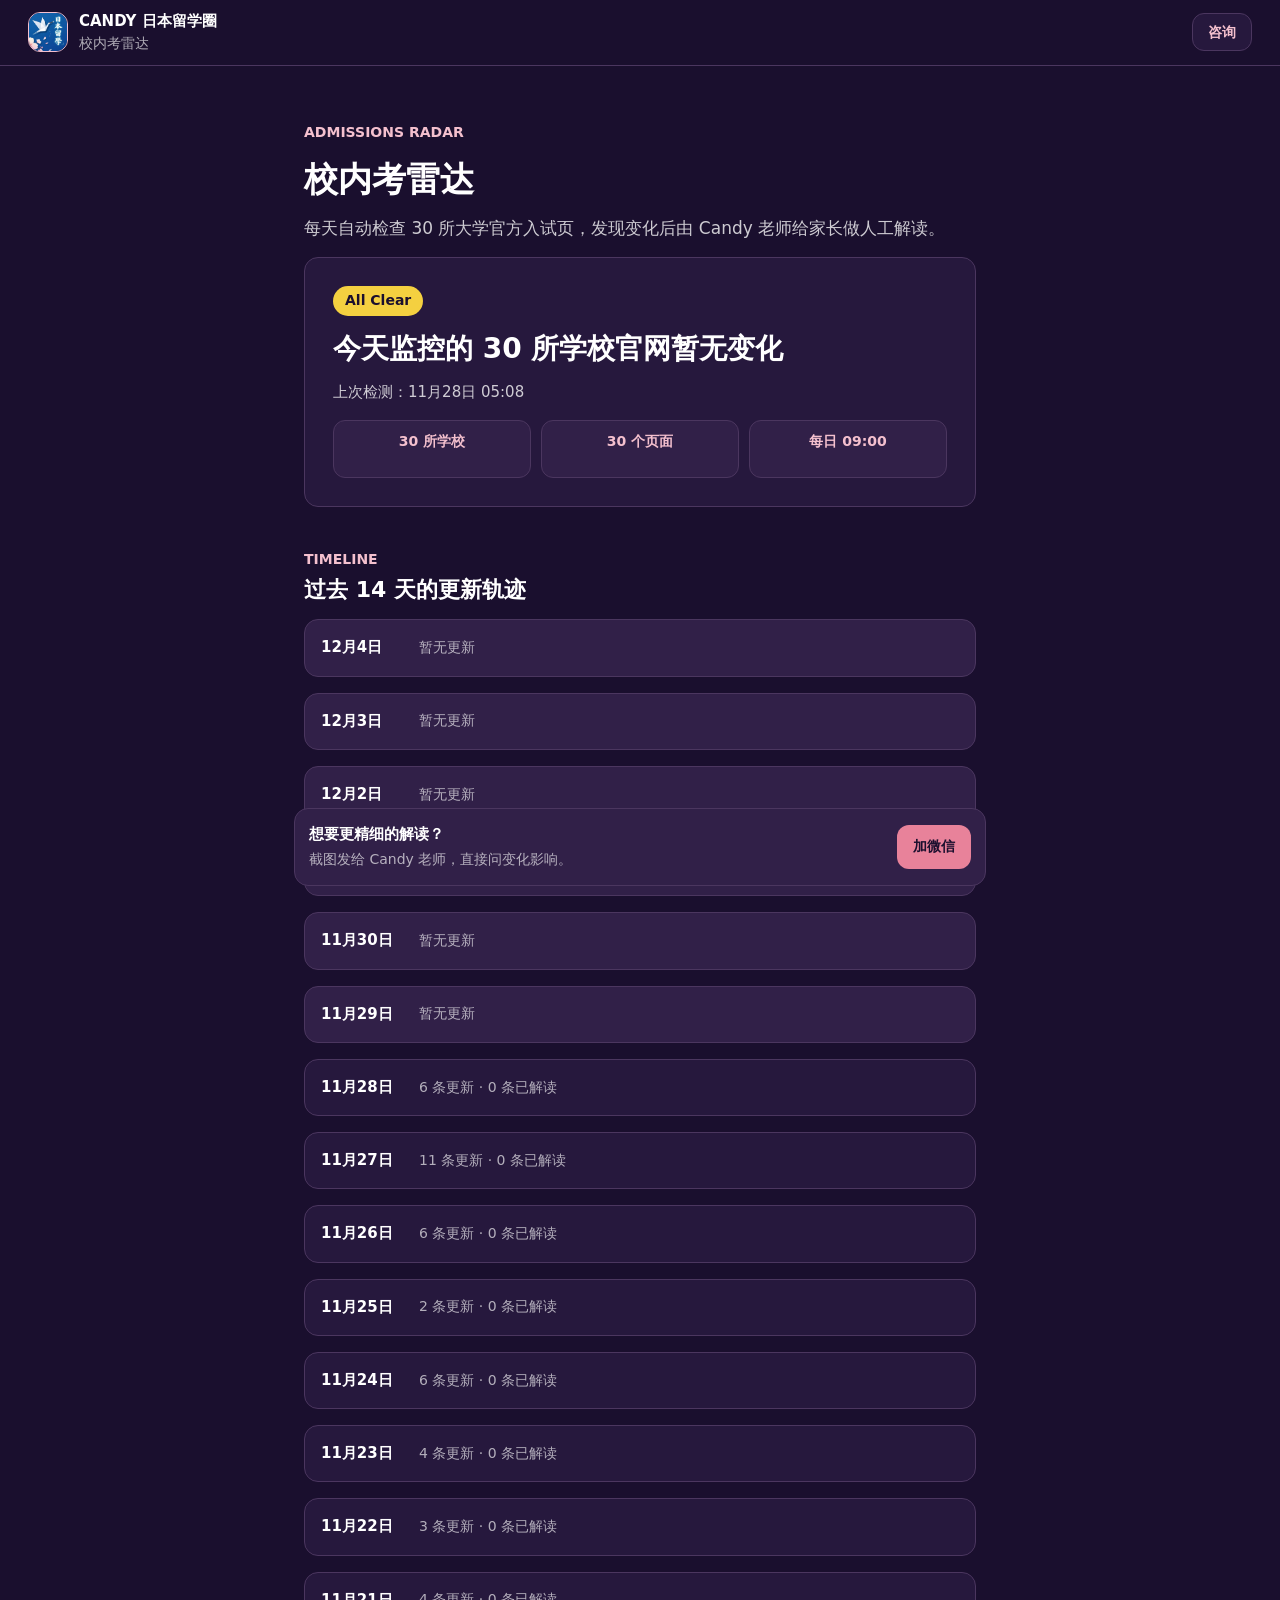
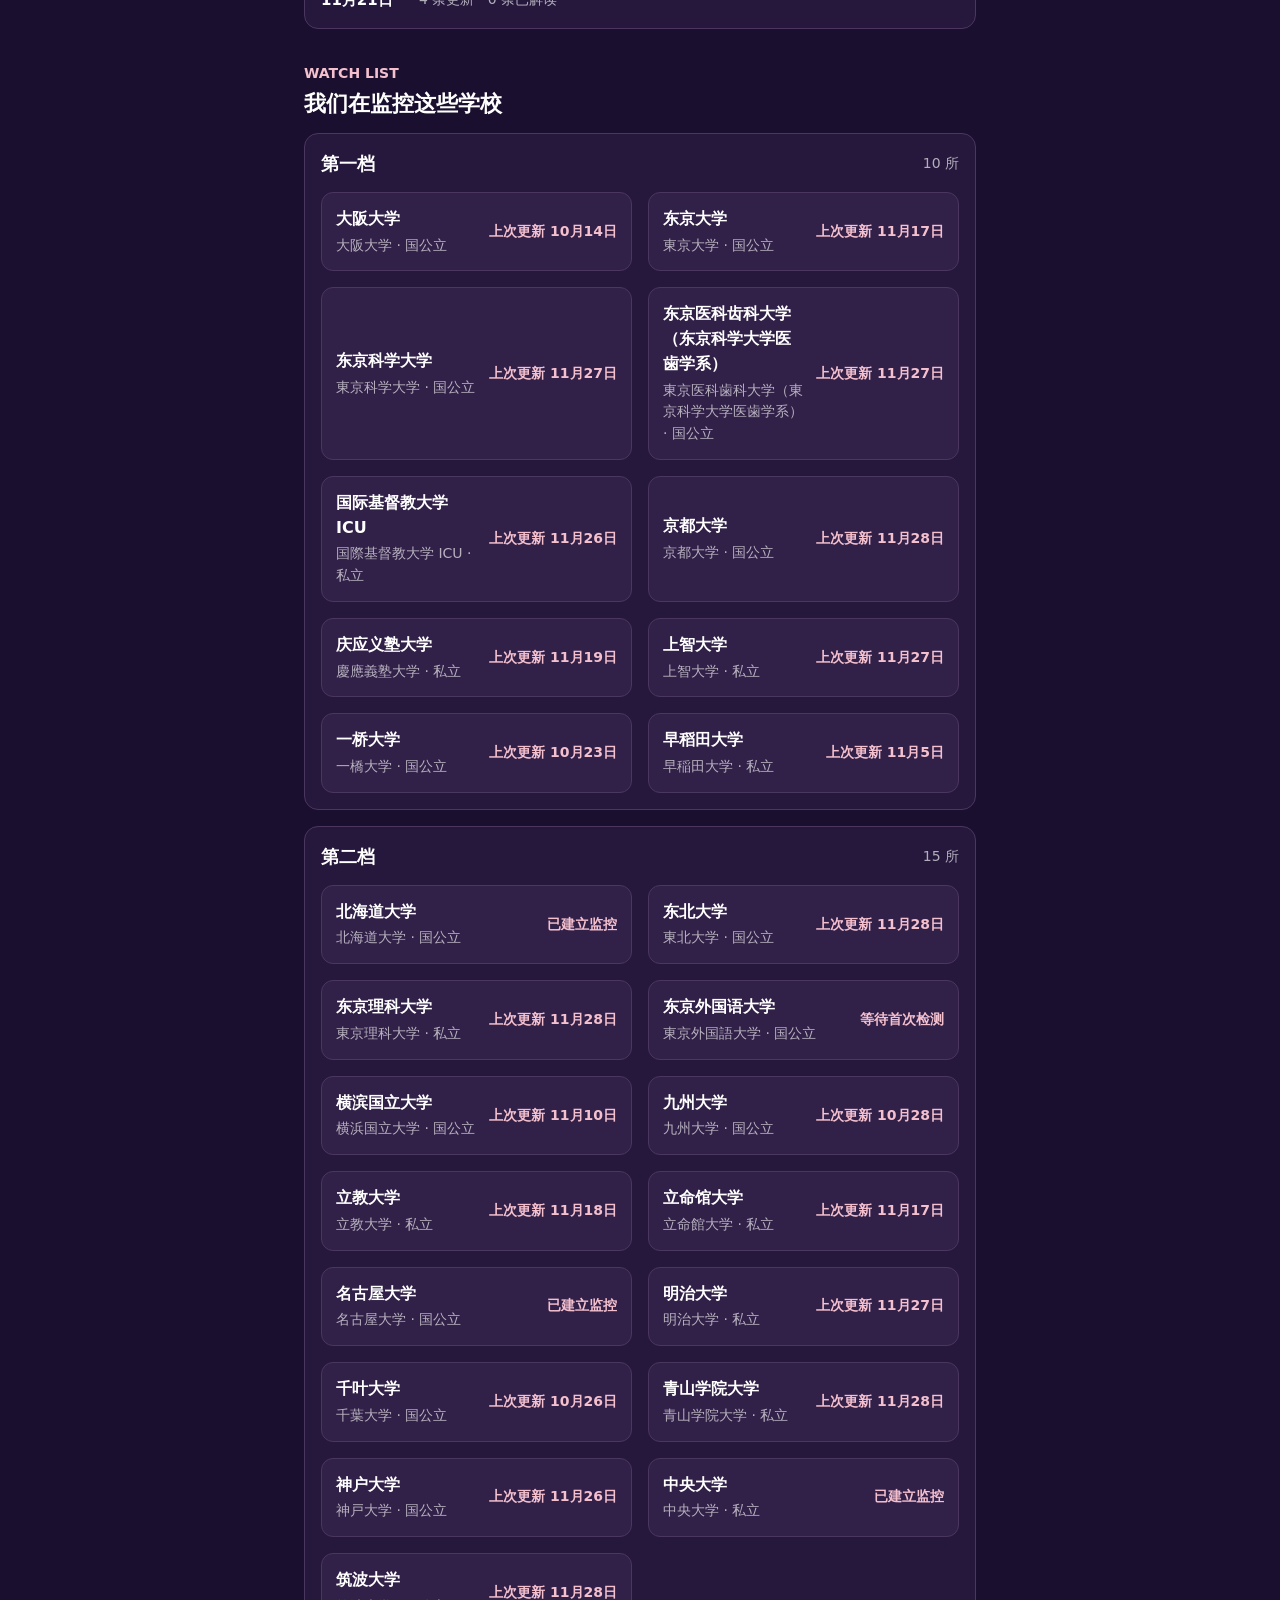
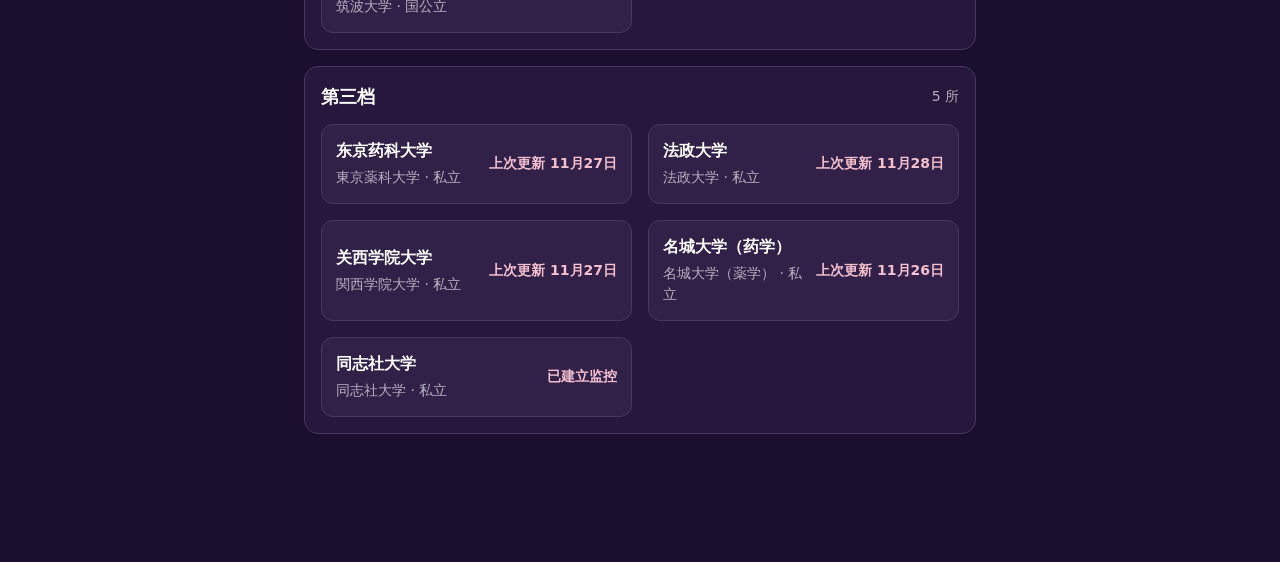
<file: index.html>
<!doctype html>
<html lang="zh-CN">
  <head>
    <meta charset="utf-8" />
    <meta name="viewport" content="width=device-width, initial-scale=1" />
    <title>Candy 日本校内考雷达</title>
    <meta
      name="description"
      content="Candy 日本校内考雷达：每天监控 30 所日本大学官方入试页面更新，并提供 Candy 老师人工解读。"
    />
    <meta name="theme-color" content="#1a0f2e" />
    <link rel="icon" href="data:," />
    <link rel="stylesheet" href="./styles.css" />
  </head>
  <body>
    <header class="topbar">
      <a class="brand" href="./index.html" aria-label="Candy 日本校内考雷达">
        <img class="brand-avatar" src="./assets/candy-avatar.jpg" alt="Candy 日本留学圈头像" />
        <span>
          <strong>CANDY 日本留学圈</strong>
          <small>校内考雷达</small>
        </span>
      </a>
      <button class="header-button" type="button" data-open-wechat>咨询</button>
    </header>

    <main class="app-shell">
      <section class="hero">
        <p class="eyebrow">Admissions Radar</p>
        <h1>校内考雷达</h1>
        <p class="hero-copy">每天自动检查 30 所大学官方入试页，发现变化后由 Candy 老师给家长做人工解读。</p>

        <div class="radar-card" id="todayPanel" aria-live="polite">
          <div class="skeleton-line"></div>
          <div class="skeleton-line short"></div>
        </div>
      </section>

      <section class="section-block">
        <div class="section-head">
          <p class="eyebrow">Timeline</p>
          <h2>过去 14 天的更新轨迹</h2>
        </div>
        <div class="timeline" id="timelinePanel" aria-live="polite"></div>
      </section>

      <section class="section-block">
        <div class="section-head">
          <p class="eyebrow">Watch List</p>
          <h2>我们在监控这些学校</h2>
        </div>
        <div class="watch-list" id="watchListPanel" aria-live="polite"></div>
      </section>
    </main>

    <aside class="bottom-cta">
      <div>
        <strong>想要更精细的解读？</strong>
        <p>截图发给 Candy 老师，直接问变化影响。</p>
      </div>
      <button class="primary-button" type="button" data-open-wechat>加微信</button>
    </aside>

    <div class="modal-backdrop" id="wechatModal" aria-hidden="true">
      <section class="wechat-modal" role="dialog" aria-modal="true" aria-labelledby="wechatTitle">
        <button class="modal-close" type="button" data-close-wechat aria-label="关闭">×</button>
        <h2 id="wechatTitle">Candy 老师 1v1 咨询</h2>
        <img src="./assets/candy-qrcode.png" alt="Candy 老师微信二维码" loading="lazy" />
        <p>长按识别 / 截图保存</p>
      </section>
    </div>

    <div class="toast" id="toast" role="status" aria-live="polite"></div>

    <script type="module">
      const WATCH_LIST_URL = "./data/watch-list.json";
      const UPDATES_URL = "./data/updates.json";
      const todayPanel = document.querySelector("#todayPanel");
      const timelinePanel = document.querySelector("#timelinePanel");
      const watchListPanel = document.querySelector("#watchListPanel");

      const tierNames = {
        1: "第一档",
        2: "第二档",
        3: "第三档"
      };

      function escapeHtml(value) {
        return String(value ?? "")
          .replaceAll("&", "&amp;")
          .replaceAll("<", "&lt;")
          .replaceAll(">", "&gt;")
          .replaceAll('"', "&quot;")
          .replaceAll("'", "&#039;");
      }

      function dateKey(date) {
        const year = date.getFullYear();
        const month = String(date.getMonth() + 1).padStart(2, "0");
        const day = String(date.getDate()).padStart(2, "0");
        return `${year}-${month}-${day}`;
      }

      function formatDay(date) {
        return `${date.getMonth() + 1}月${date.getDate()}日`;
      }

      function formatTime(date) {
        if (!date) return "等待首次检查";
        const now = new Date();
        const sameDay = dateKey(now) === dateKey(date);
        const time = `${String(date.getHours()).padStart(2, "0")}:${String(date.getMinutes()).padStart(2, "0")}`;
        return sameDay ? `今天 ${time}` : `${formatDay(date)} ${time}`;
      }

      function formatRelative(value) {
        if (!value) return "刚刚";
        const diffMs = Date.now() - new Date(value).getTime();
        const minutes = Math.max(0, Math.floor(diffMs / 60000));
        if (minutes < 3) return "刚刚";
        if (minutes < 60) return `${minutes} 分钟前`;
        const hours = Math.floor(minutes / 60);
        if (hours < 24) return `${hours} 小时前`;
        return `${Math.floor(hours / 24)} 天前`;
      }

      function addDays(date, days) {
        const next = new Date(date);
        next.setDate(next.getDate() + days);
        return next;
      }

      function latestDate(records) {
        const latest = records
          .map((item) => new Date(item.detected_at))
          .filter((date) => !Number.isNaN(date.getTime()))
          .sort((a, b) => b - a)[0];
        return latest || null;
      }

      function updateCard(update) {
        const hasComment = update.candy_comment && !update.is_baseline;
        const officialPdf = update.official_pdf
          ? `<a class="ghost-button" href="${escapeHtml(update.official_pdf)}" target="_blank" rel="noreferrer">查看 PDF</a>`
          : "";

        return `
          <article class="update-card">
            <div class="update-topline">
              <span class="school-name">${escapeHtml(update.school_name)}</span>
              <span>${escapeHtml(formatRelative(update.detected_at))}</span>
            </div>
            <p class="watch-label">${escapeHtml(update.watch_label)}</p>
            <div class="comment-box ${hasComment ? "" : "pending"}">
              <span>💡 Candy 老师解读</span>
              <p>${hasComment ? escapeHtml(update.candy_comment) : "Candy 老师正在分析中…等待解读"}</p>
            </div>
            <div class="card-actions">
              <a class="ghost-button" href="${escapeHtml(update.watch_url)}" target="_blank" rel="noreferrer">查看官方页面</a>
              ${officialPdf}
              <button class="primary-button compact" type="button" data-open-wechat>问 Candy</button>
            </div>
          </article>
        `;
      }

      function renderToday(updates, watchList) {
        const today = dateKey(new Date());
        const visibleUpdates = updates.filter((item) => !item.is_baseline);
        const todayUpdates = visibleUpdates.filter((item) => dateKey(new Date(item.detected_at)) === today);
        const lastChecked = latestDate(updates);

        if (todayUpdates.length) {
          const schools = new Set(todayUpdates.map((item) => item.school_id)).size;
          todayPanel.innerHTML = `
            <div class="status-pill alert">Live Update</div>
            <h2>今天 ${schools} 所大学官网有更新</h2>
            <p class="panel-note">Candy 老师会优先解读影响出愿、校内考和材料准备的变化。</p>
            <div class="update-stack">${todayUpdates.map(updateCard).join("")}</div>
          `;
          return;
        }

        todayPanel.innerHTML = `
          <div class="status-pill stable">All Clear</div>
          <h2>今天监控的 ${watchList.length} 所学校官网暂无变化</h2>
          <p class="panel-note">上次检测：${escapeHtml(formatTime(lastChecked))}</p>
          <div class="quiet-metrics">
            <span>${watchList.length} 所学校</span>
            <span>${watchList.reduce((total, school) => total + (school.watch_urls?.length || 0), 0)} 个页面</span>
            <span>每日 09:00</span>
          </div>
        `;
      }

      function renderTimeline(updates) {
        const visibleUpdates = updates.filter((item) => !item.is_baseline);
        const today = new Date();
        const days = Array.from({ length: 14 }, (_, index) => addDays(today, -index));

        timelinePanel.innerHTML = days
          .map((day, index) => {
            const key = dateKey(day);
            const dayUpdates = visibleUpdates.filter((item) => dateKey(new Date(item.detected_at)) === key);

            if (!dayUpdates.length) {
              return `
                <div class="timeline-row empty">
                  <span class="timeline-date">${escapeHtml(formatDay(day))}</span>
                  <span class="timeline-summary">暂无更新</span>
                </div>
              `;
            }

            const interpreted = dayUpdates.filter((item) => item.candy_comment).length;
            return `
              <details class="timeline-row" ${index === 0 ? "open" : ""}>
                <summary>
                  <span class="timeline-date">${escapeHtml(formatDay(day))}</span>
                  <span class="timeline-summary">${dayUpdates.length} 条更新 · ${interpreted} 条已解读</span>
                </summary>
                <div class="update-stack nested">${dayUpdates.map(updateCard).join("")}</div>
              </details>
            `;
          })
          .join("");
      }

      function latestForSchool(updates, schoolId, includeBaseline = false) {
        return updates.find((item) => item.school_id === schoolId && (includeBaseline || !item.is_baseline));
      }

      function renderWatchList(watchList, updates) {
        const groups = new Map();
        [...watchList]
          .sort((a, b) => Number(a.tier) - Number(b.tier) || a.school_name.localeCompare(b.school_name, "zh-Hans-CN"))
          .forEach((school) => {
            if (!groups.has(school.tier)) groups.set(school.tier, []);
            groups.get(school.tier).push(school);
          });

        watchListPanel.innerHTML = Array.from(groups.entries())
          .map(([tier, schools]) => {
            const cards = schools
              .map((school) => {
                const latestUpdate = latestForSchool(updates, school.id, false);
                const baseline = latestForSchool(updates, school.id, true);
                const primaryUrl = school.watch_urls?.[0]?.url || "#";
                const status = latestUpdate
                  ? `上次更新 ${formatDay(new Date(latestUpdate.detected_at))}`
                  : baseline
                    ? "已建立监控"
                    : "等待首次检测";

                return `
                  <a class="school-tile" href="${escapeHtml(primaryUrl)}" target="_blank" rel="noreferrer">
                    <span>
                      <strong>${escapeHtml(school.school_name)}</strong>
                      <small>${escapeHtml(school.school_name_jp)} · ${escapeHtml(school.school_type)}</small>
                    </span>
                    <em>${escapeHtml(status)}</em>
                  </a>
                `;
              })
              .join("");

            return `
              <section class="tier-group">
                <div class="tier-title">
                  <h3>${escapeHtml(tierNames[tier] || `第${tier}档`)}</h3>
                  <span>${schools.length} 所</span>
                </div>
                <div class="school-grid">${cards}</div>
              </section>
            `;
          })
          .join("");
      }

      function openWeChatModal() {
        const modal = document.querySelector("#wechatModal");
        modal.classList.add("open");
        modal.setAttribute("aria-hidden", "false");
      }

      function closeWeChatModal() {
        const modal = document.querySelector("#wechatModal");
        modal.classList.remove("open");
        modal.setAttribute("aria-hidden", "true");
      }

      function bindModal() {
        document.addEventListener("click", (event) => {
          if (event.target.closest("[data-open-wechat]")) openWeChatModal();
          if (event.target.closest("[data-close-wechat]")) closeWeChatModal();
          if (event.target.id === "wechatModal") closeWeChatModal();
        });
        document.addEventListener("keydown", (event) => {
          if (event.key === "Escape") closeWeChatModal();
        });
      }

      async function loadJson(url) {
        const response = await fetch(url);
        if (!response.ok) throw new Error(`${url} 加载失败`);
        return response.json();
      }

      async function main() {
        bindModal();
        try {
          const [watchList, updates] = await Promise.all([loadJson(WATCH_LIST_URL), loadJson(UPDATES_URL)]);
          const sortedUpdates = [...updates].sort((a, b) => new Date(b.detected_at) - new Date(a.detected_at));
          renderToday(sortedUpdates, watchList);
          renderTimeline(sortedUpdates);
          renderWatchList(watchList, sortedUpdates);
        } catch (error) {
          todayPanel.innerHTML = `
            <div class="status-pill alert">Data Error</div>
            <h2>雷达数据加载失败</h2>
            <p class="panel-note">${escapeHtml(error.message)}</p>
          `;
        }
      }

      main();
    </script>
  </body>
</html>
</file>
<file: styles.css>
:root {
  color-scheme: dark;
  --bg: #1a0f2e;
  --panel: #26183d;
  --panel-2: #312048;
  --line: #4b365f;
  --pink: #e8829a;
  --pink-soft: #f4c0ce;
  --gold: #f4d040;
  --white: #ffffff;
  --muted: rgba(255, 255, 255, 0.65);
  --muted-strong: rgba(255, 255, 255, 0.78);
  --shadow: 0 22px 58px rgba(4, 0, 12, 0.42);
}

* {
  box-sizing: border-box;
}

html {
  scroll-behavior: smooth;
}

body {
  min-height: 100vh;
  margin: 0;
  padding: 0 0 136px;
  background: var(--bg);
  color: var(--white);
  font-family: "PingFang SC", "Microsoft YaHei", system-ui, -apple-system, BlinkMacSystemFont, "Segoe UI", sans-serif;
  font-size: 16px;
  line-height: 1.55;
  letter-spacing: 0;
}

a {
  color: inherit;
  text-decoration: none;
}

button {
  border: 0;
  font: inherit;
  letter-spacing: 0;
  cursor: pointer;
  -webkit-tap-highlight-color: transparent;
}

img {
  display: block;
  max-width: 100%;
}

.topbar {
  position: sticky;
  top: 0;
  z-index: 30;
  display: flex;
  min-height: 60px;
  align-items: center;
  justify-content: space-between;
  gap: 16px;
  padding: 10px 18px;
  background: var(--bg);
  border-bottom: 1px solid var(--line);
}

.brand {
  display: inline-flex;
  min-width: 0;
  align-items: center;
  gap: 11px;
}

.brand-avatar {
  width: 40px;
  height: 40px;
  flex: 0 0 auto;
  border: 1px solid var(--pink-soft);
  border-radius: 12px;
  background: var(--white);
  object-fit: cover;
}

.brand strong,
.brand small {
  display: block;
  overflow: hidden;
  text-overflow: ellipsis;
  white-space: nowrap;
}

.brand strong {
  max-width: 210px;
  font-size: 15px;
  font-weight: 800;
}

.brand small {
  color: var(--muted);
  font-size: 14px;
}

.header-button {
  min-height: 38px;
  padding: 0 15px;
  border: 1px solid var(--line);
  border-radius: 12px;
  background: var(--panel);
  color: var(--pink-soft);
  font-size: 14px;
  font-weight: 800;
}

.app-shell {
  width: min(720px, 100%);
  margin: 0 auto;
  padding: 28px 18px 0;
}

.hero {
  display: grid;
  gap: 16px;
  padding: 18px 0 8px;
}

.eyebrow {
  margin: 0;
  color: var(--pink-soft);
  font-size: 14px;
  font-weight: 800;
  text-transform: uppercase;
}

h1,
h2,
h3,
p {
  margin-top: 0;
}

h1 {
  margin: 0;
  font-size: 26px;
  line-height: 1.15;
  font-weight: 900;
}

.hero-copy {
  margin: 0;
  color: var(--muted-strong);
  font-size: 15px;
}

.radar-card,
.update-card,
.timeline-row,
.tier-group,
.wechat-modal,
.bottom-cta {
  border: 1px solid var(--line);
  border-radius: 14px;
  background: var(--panel);
}

.radar-card {
  display: grid;
  gap: 16px;
  min-height: 210px;
  padding: 22px;
}

.status-pill {
  display: inline-flex;
  width: fit-content;
  min-height: 30px;
  align-items: center;
  padding: 0 12px;
  border-radius: 999px;
  font-size: 14px;
  font-weight: 900;
}

.status-pill.alert {
  background: var(--pink);
  color: var(--bg);
}

.status-pill.stable {
  background: var(--gold);
  color: var(--bg);
}

.radar-card h2 {
  margin: 0;
  font-size: 24px;
  line-height: 1.18;
  font-weight: 900;
}

.panel-note {
  margin: 0;
  color: var(--muted-strong);
  font-size: 15px;
}

.quiet-metrics {
  display: grid;
  grid-template-columns: repeat(3, minmax(0, 1fr));
  gap: 10px;
}

.quiet-metrics span {
  min-height: 58px;
  padding: 10px;
  border: 1px solid var(--line);
  border-radius: 12px;
  background: var(--panel-2);
  color: var(--pink-soft);
  font-size: 14px;
  font-weight: 900;
  text-align: center;
}

.section-block {
  display: grid;
  gap: 16px;
  padding-top: 34px;
}

.section-head {
  display: grid;
  gap: 6px;
}

.section-head h2 {
  margin: 0;
  font-size: 22px;
  line-height: 1.2;
  font-weight: 900;
}

.timeline,
.watch-list,
.update-stack,
.school-grid {
  display: grid;
  gap: 16px;
}

.timeline-row {
  padding: 16px;
}

.timeline-row.empty {
  display: grid;
  grid-template-columns: 86px 1fr;
  align-items: center;
  gap: 12px;
  background: var(--panel-2);
}

.timeline-row summary {
  display: grid;
  grid-template-columns: 86px 1fr;
  align-items: center;
  gap: 12px;
  cursor: pointer;
  list-style: none;
}

.timeline-row summary::-webkit-details-marker {
  display: none;
}

.timeline-date {
  color: var(--white);
  font-size: 15px;
  font-weight: 900;
}

.timeline-summary {
  color: var(--muted);
  font-size: 14px;
}

.update-stack.nested {
  margin-top: 16px;
}

.update-card {
  display: grid;
  gap: 12px;
  padding: 16px;
  background: var(--panel-2);
}

.update-topline {
  display: flex;
  align-items: center;
  justify-content: space-between;
  gap: 12px;
  color: var(--muted);
  font-size: 14px;
}

.school-name {
  color: var(--white);
  font-size: 17px;
  font-weight: 900;
}

.watch-label {
  margin: 0;
  color: var(--muted-strong);
  font-size: 14px;
}

.comment-box {
  display: grid;
  gap: 8px;
  padding: 13px;
  border: 1px solid var(--line);
  border-radius: 12px;
  background: var(--panel);
}

.comment-box span {
  color: var(--pink-soft);
  font-size: 14px;
  font-weight: 900;
}

.comment-box p {
  margin: 0;
  color: var(--white);
  font-size: 15px;
}

.comment-box.pending p {
  color: var(--muted);
}

.card-actions {
  display: flex;
  flex-wrap: wrap;
  gap: 10px;
}

.primary-button,
.ghost-button {
  display: inline-flex;
  min-height: 44px;
  align-items: center;
  justify-content: center;
  padding: 0 16px;
  border-radius: 12px;
  font-size: 14px;
  font-weight: 900;
}

.primary-button {
  background: var(--pink);
  color: var(--bg);
}

.primary-button.compact {
  min-height: 40px;
}

.ghost-button {
  border: 1px solid var(--line);
  background: var(--panel);
  color: var(--pink-soft);
}

.tier-group {
  display: grid;
  gap: 14px;
  padding: 16px;
}

.tier-title {
  display: flex;
  align-items: center;
  justify-content: space-between;
  gap: 12px;
}

.tier-title h3 {
  margin: 0;
  font-size: 18px;
  font-weight: 900;
}

.tier-title span {
  color: var(--muted);
  font-size: 14px;
}

.school-tile {
  display: grid;
  grid-template-columns: 1fr auto;
  align-items: center;
  gap: 12px;
  min-height: 76px;
  padding: 14px;
  border: 1px solid var(--line);
  border-radius: 12px;
  background: var(--panel-2);
}

.school-tile strong,
.school-tile small {
  display: block;
}

.school-tile strong {
  color: var(--white);
  font-size: 16px;
  font-weight: 900;
}

.school-tile small {
  margin-top: 3px;
  color: var(--muted);
  font-size: 14px;
}

.school-tile em {
  color: var(--pink-soft);
  font-size: 14px;
  font-style: normal;
  font-weight: 800;
  text-align: right;
  white-space: nowrap;
}

.bottom-cta {
  position: fixed;
  right: 14px;
  bottom: 14px;
  left: 14px;
  z-index: 25;
  display: grid;
  grid-template-columns: 1fr auto;
  align-items: center;
  gap: 12px;
  width: min(692px, calc(100% - 28px));
  margin: 0 auto;
  padding: 14px;
  background: var(--panel-2);
}

.bottom-cta strong {
  display: block;
  font-size: 15px;
}

.bottom-cta p {
  margin: 3px 0 0;
  color: var(--muted);
  font-size: 14px;
}

.modal-backdrop {
  position: fixed;
  inset: 0;
  z-index: 50;
  display: none;
  place-items: center;
  padding: 22px;
  background: rgba(8, 3, 18, 0.82);
}

.modal-backdrop.open {
  display: grid;
}

.wechat-modal {
  position: relative;
  display: grid;
  width: min(340px, 100%);
  gap: 16px;
  padding: 24px;
  text-align: center;
}

.wechat-modal h2 {
  margin: 0;
  font-size: 22px;
  font-weight: 900;
}

.wechat-modal img {
  width: min(240px, 100%);
  margin: 0 auto;
  border-radius: 14px;
  background: var(--white);
}

.wechat-modal p {
  margin: 0;
  color: var(--muted);
  font-size: 14px;
}

.modal-close {
  position: absolute;
  top: 10px;
  right: 10px;
  display: inline-grid;
  width: 36px;
  height: 36px;
  place-items: center;
  border: 1px solid var(--line);
  border-radius: 12px;
  background: var(--panel-2);
  color: var(--white);
  font-size: 24px;
  line-height: 1;
}

.toast {
  position: fixed;
  left: 50%;
  bottom: 112px;
  z-index: 60;
  display: none;
  min-height: 40px;
  align-items: center;
  padding: 0 16px;
  border-radius: 999px;
  background: var(--white);
  color: var(--bg);
  font-size: 14px;
  font-weight: 900;
  transform: translateX(-50%);
}

.toast.show {
  display: inline-flex;
}

.skeleton-line {
  width: 80%;
  height: 18px;
  border-radius: 999px;
  background: var(--panel-2);
}

.skeleton-line.short {
  width: 52%;
}

@media (min-width: 720px) {
  body {
    padding-bottom: 128px;
  }

  .topbar {
    padding: 10px 28px;
  }

  .app-shell {
    padding: 38px 24px 0;
  }

  h1 {
    font-size: 34px;
  }

  .hero-copy {
    font-size: 17px;
  }

  .radar-card {
    padding: 28px;
  }

  .radar-card h2 {
    font-size: 28px;
  }

  .school-grid {
    grid-template-columns: repeat(2, minmax(0, 1fr));
  }
}

@media (max-width: 390px) {
  .quiet-metrics {
    grid-template-columns: 1fr;
  }

  .school-tile {
    grid-template-columns: 1fr;
  }

  .school-tile em {
    text-align: left;
  }

  .bottom-cta {
    grid-template-columns: 1fr;
  }

  .bottom-cta .primary-button {
    width: 100%;
  }
}
</file>
